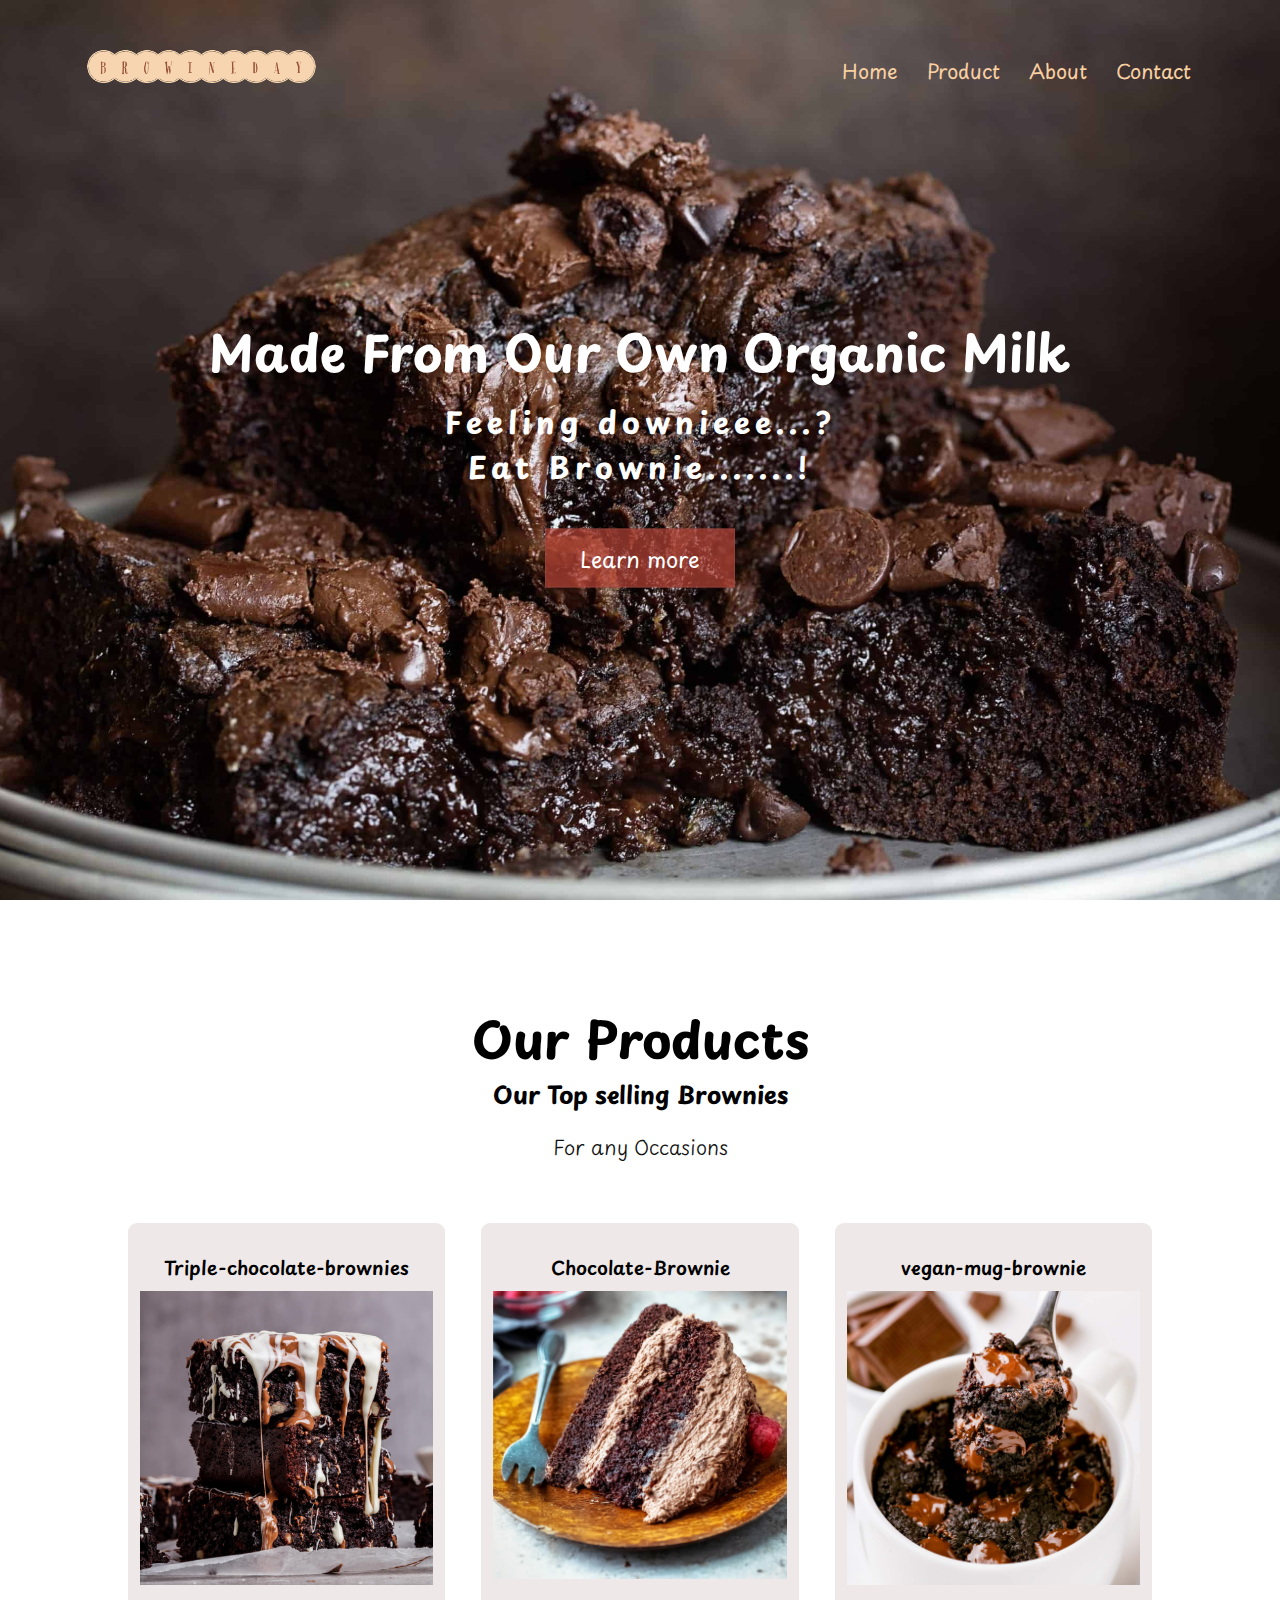
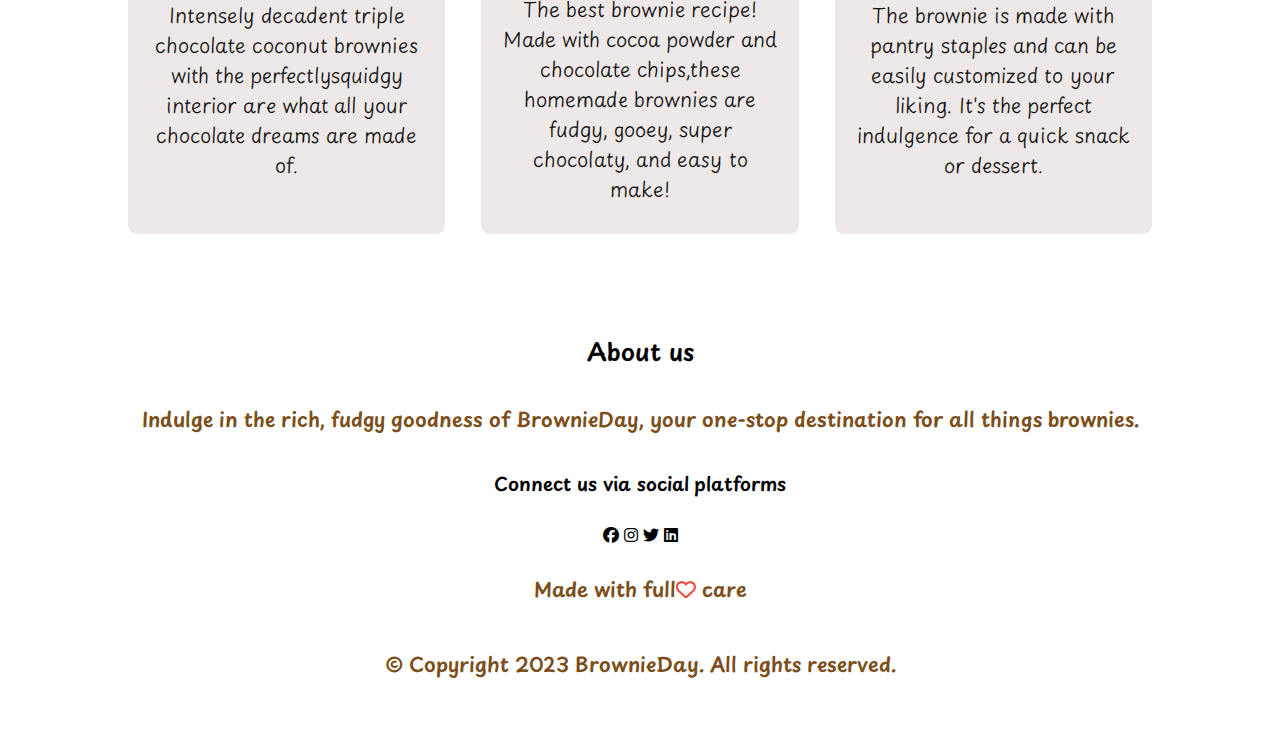
<file: browneeday/index.html>
<!DOCTYPE html>
<html lang="en">
<head>
    <meta charset="UTF-8">
    <meta name="viewport" content="width=device-width, initial-scale=1.0">
    <title>BrownieDay</title>
    <link rel="stylesheet" href="style.css">  
    <link rel="preconnect" href="https://fonts.gstatic.com">
<link href="https://fonts.googleapis.com/css2?family=Nunito:wght@300;400;600&family=Playpen+Sans:wght@100;300&family=Poppins:wght@100;200;400;600;700&display=swap" rel="stylesheet">
<link rel="stylesheet" href="https://cdnjs.cloudflare.com/ajax/libs/font-awesome/6.4.0/css/all.min.css">
</head>
<body>
    <section class="header">
        <nav>
            <a href="index.html"><img src="images/browineDaynew.png"></a>
            <div class="nav-links" id="navLinks">
                <i class="fa fa-times"onclick="hideMenu()"></i>
                <ul>
                    <li><a href="index.html">Home</a></li>
                    <li><a href="product.html">Product</a></li> 
                    <li><a href="about.html">About</a></li>
                    <li><a href="contact.html">Contact</a></li>
                </ul>
            </div>
            <i class="fa fa-bars"onclick="showMenu()"></i>
        </nav>
    <div class="text-box">
        <h1>Made From Our Own Organic Milk</h1>
        <h2>
            Feeling downieee...?<br>
            Eat Brownie.......!
        </h2>
        <a href=""class="hero-btn">Learn more</a>
    </div>
 </section>  
     <section class="product">
        <h1>Our Products</h1>
        <h2>
             Our Top selling Brownies
        </h2><p>
            For any Occasions
        </p>
        <div class="row">
            <div class="product-col">
              <h3>
                Triple-chocolate-brownies
              </h3>
               <div class="container">
                  <img src="images/Triple-chocolate-coconut-brownies-4.jpg">
              </div>
              <p>
                Intensely decadent triple chocolate coconut brownies with the perfectlysquidgy interior are what all your chocolate dreams are made of.
              </p>
            </div>
            <div class="product-col">
                <h3>
                    Chocolate-Brownie
                </h3>
                <div class="container"><img src="images/choco brownie.jpg"></div>
                <p>
                    The best brownie recipe! Made with cocoa powder and chocolate chips,these homemade brownies are fudgy, gooey, super chocolaty, and easy to make!
                </p>

            </div>
            <div class="product-col">
                <h3>
                    vegan-mug-brownie
                </h3><div class="container"><img src="images/vegan-mug-brownie-image-1200.jpg"></div>
                <p>
                    The brownie is made with pantry staples and can be easily customized to your liking. It's the perfect indulgence for a quick snack or dessert.
                </p>
              </div>
        </div>
     </section>
     <script>
        var navLinks=document.getElementById("navLinks");
        function showMenu(){
            navLinks.style.right="0";
        }
        function hideMenu()
        {
            navLinks.style.right="-200px";
        }
     </script>   
     <section class="footer">
        <h2>About us</h2>
        <p>
            Indulge in the rich, fudgy goodness of BrownieDay, your one-stop destination for all things brownies.</p> <h3>Connect us via social platforms</h3>
        <div class="icons">
            <i class="fab fa-facebook"></i>
            <i class="fa-brands fa-instagram"></i>
            <i class="fa-brands fa-twitter"></i>
            <i class="fab fa-linkedin"></i>
        </div>
        <p>Made with full<i class="fa-regular fa-heart"></i></i> care</p>
        <p>&copy; Copyright 2023 BrownieDay. All rights reserved.</p>
    </section>
</body>
</html>
</file>
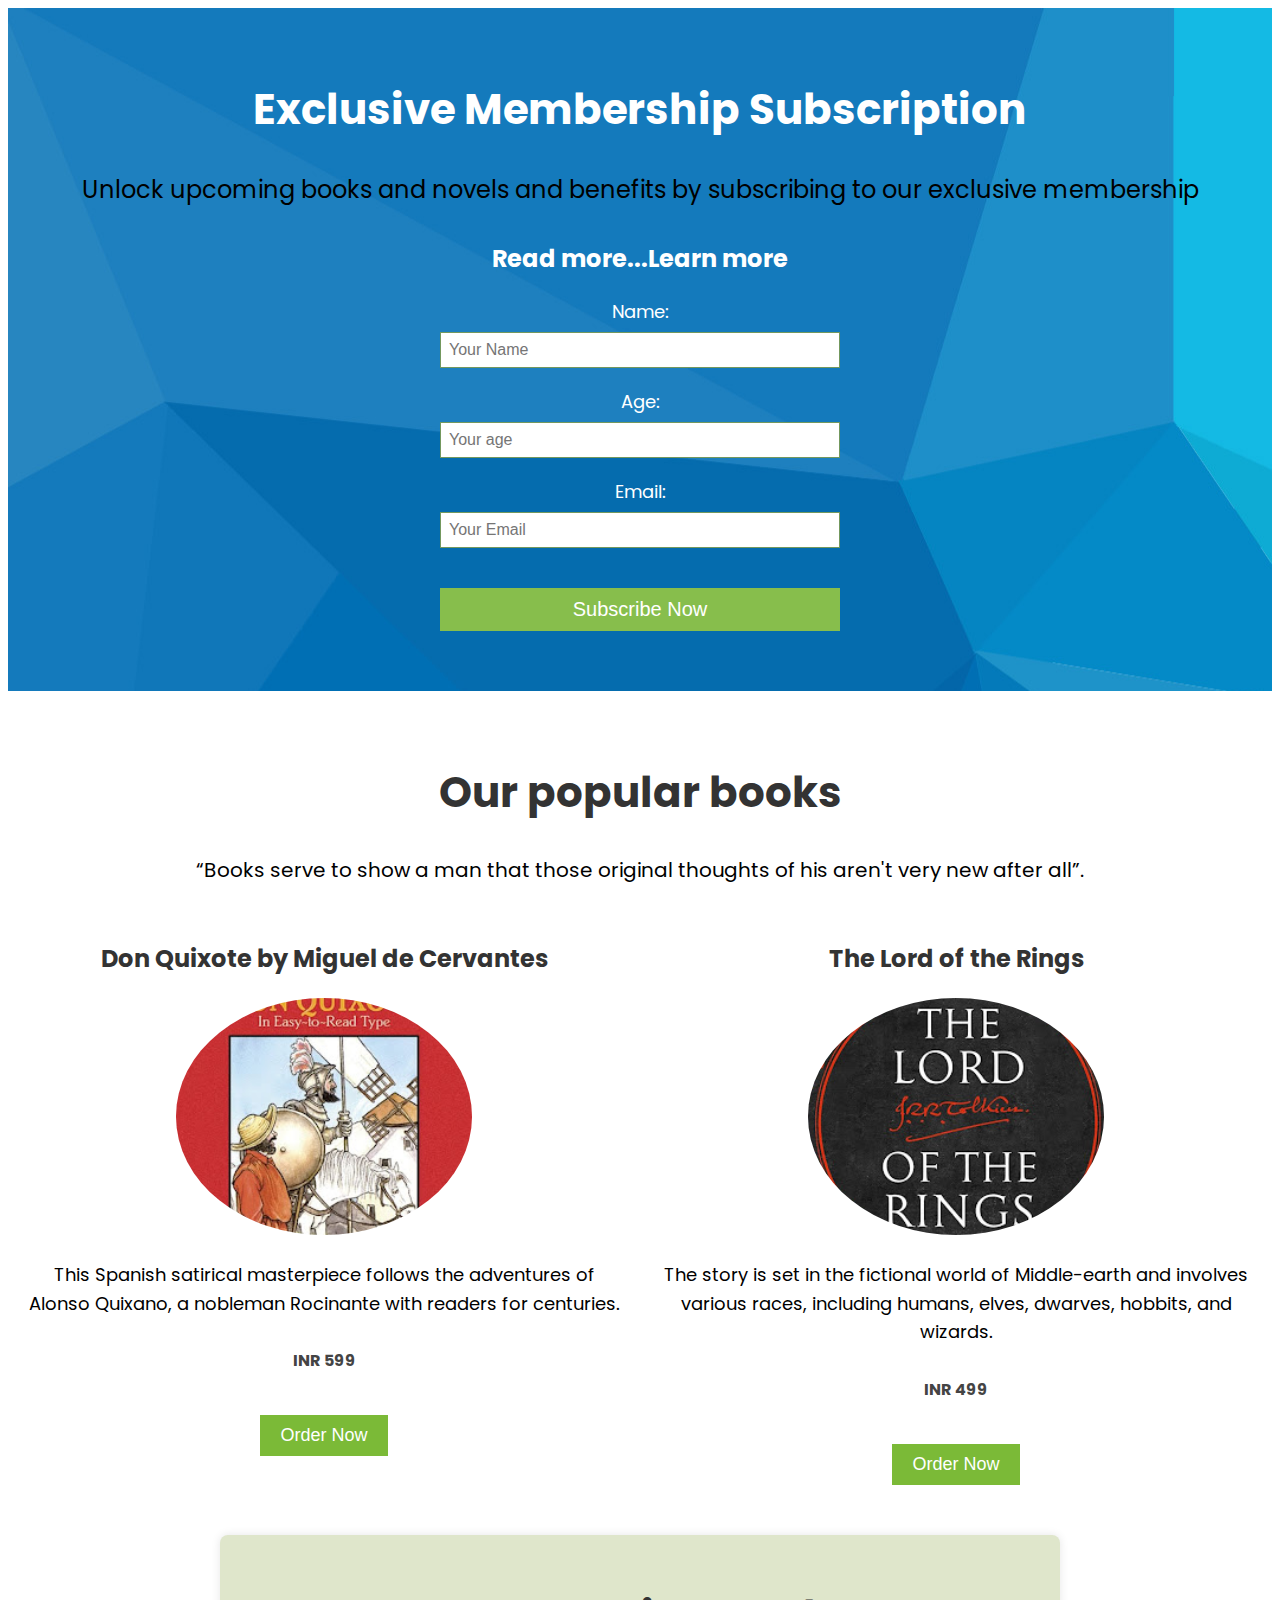
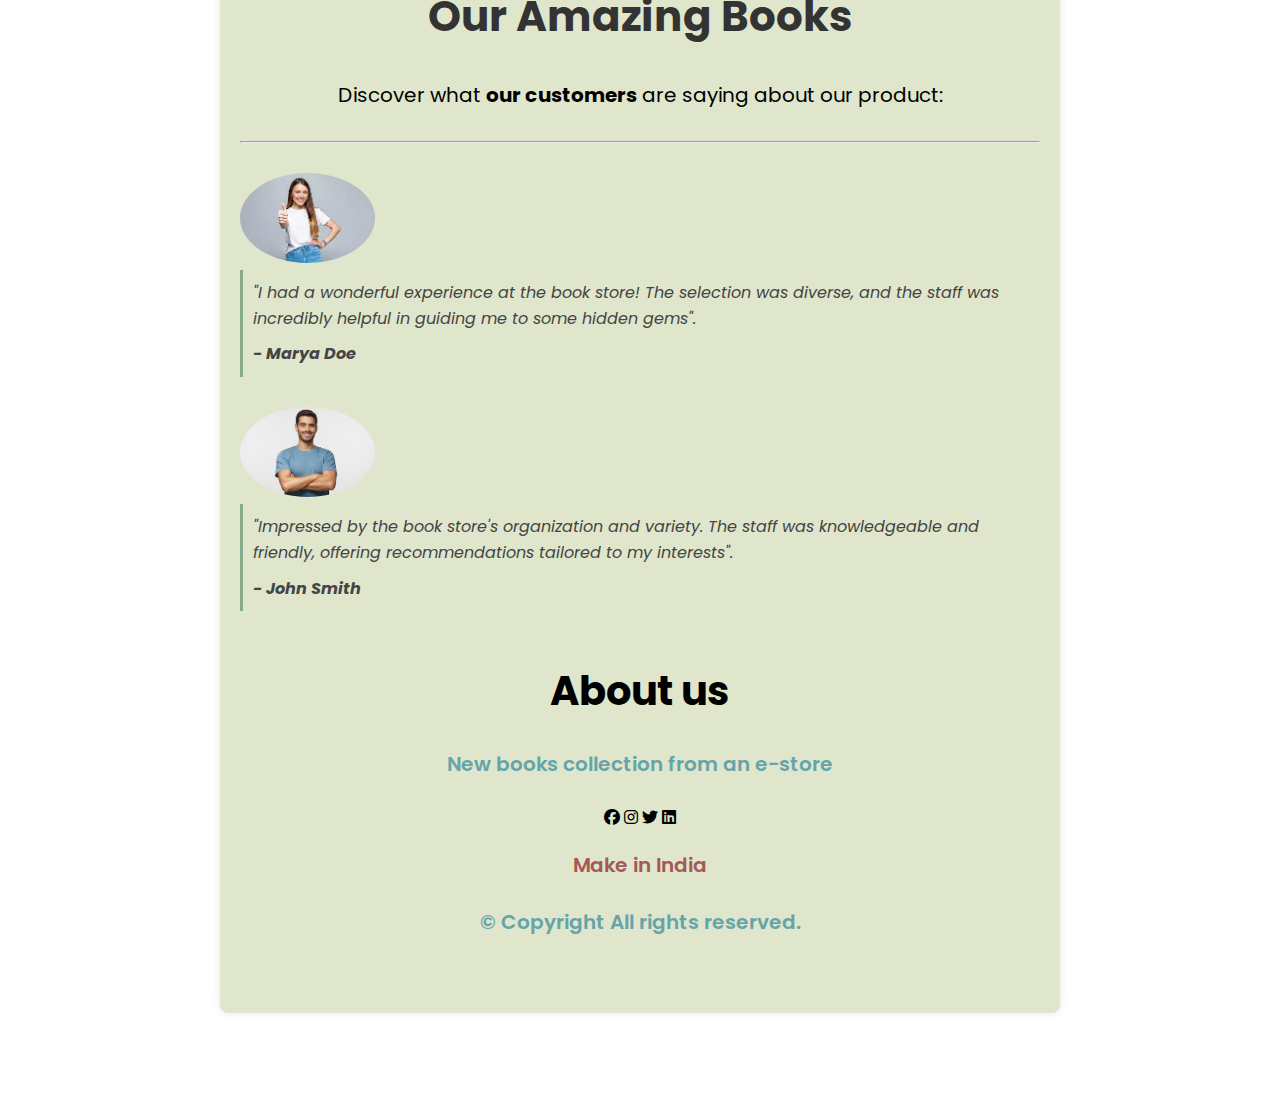
<file: landing page/index.html>
<!DOCTYPE html>
<html lang="en">
<head>
  <meta charset="UTF-8">
  <meta name="viewport" content="width=device-width, initial-scale=1.0">
  <title>Online bookstore</title>
  <link href="https://fonts.googleapis.com/css2?family=Nunito:wght@300;400;600&family=Playpen+Sans:wght@100;300&family=Poppins:wght@100;200;400;600;700&display=swap" rel="stylesheet">
<link rel="stylesheet" href="https://cdnjs.cloudflare.com/ajax/libs/font-awesome/6.4.0/css/all.min.css">
</head>
  <link rel="stylesheet" href="styless.css">
</head>
    <body>
     <section class="header">
      <div class="box">
       <h1>Exclusive Membership Subscription</h1>
       <p>Unlock upcoming books and novels and benefits by subscribing to our exclusive membership
       </p>
         <h2>Read more...Learn more</h2>
           <form class="subscriptionForm">
             <label for="name">Name:</label>
             <input type="text" id="name" placeholder="Your Name" required>

             <label for="name">Age:</label>
             <input type="text" id="age" placeholder="Your age" required>

             <label for="email">Email:</label>
             <input type="email" id="email" placeholder="Your Email" required>

             <button type="button" onclick="subscribe()">Subscribe Now</button>

             <p id="confirmationMessage" style="display: none; color: #4caf50; text-align: center; margin-top: 20px;">Thank you for subscribing!</p> 
            </form>
          </section>
        <section class="product">
             <h1>Our popular books</h1>
              <p>
                 “Books serve to show a man that those original thoughts of his aren't very new after all”.
              </p>
            <div class="row">
                     <div class="product-col">
                          <h3>
                            Don Quixote by Miguel de Cervantes
                         </h3>
                           <div class="container">
                             <img src="image/b1.jpg">
                           </div>
                             <p>
                               This Spanish satirical masterpiece follows the adventures of Alonso Quixano, a nobleman Rocinante with readers for centuries.
                             </p><h4>INR 599</h4>
                             <button class="buy-now-button">Order Now</button>
                       </div>
                       <div class="product-col">
                        <h3>
                           The Lord of the Rings
                       </h3>
                         <div class="container">
                           <img src="image/b2.jpg">
                         </div>
                           <p>
                            The story is set in the fictional world of Middle-earth and involves various races, including humans, elves, dwarves, hobbits, and wizards.
                           </p><h4>INR 499</h4>
                           <button class="buy-now-button">Order Now</button>
                     </div>
                
             </div>
             <div class="cont">
              <strong><h1>Our Amazing Books</h1></strong>
             
              <p>Discover what <strong>our customers</strong> are saying about our product:</p>
              <hr style="color: black;">
              <div class="testimonial">
                <img src="image/cilentgirk.jpeg" alt="Customer 1">
                <blockquote>
                  "I had a wonderful experience at the book store! The selection was diverse, and the staff was incredibly helpful in guiding me to some hidden gems".
                  <cite>- Marya Doe</cite>
                </blockquote>
              </div>
            
              <div class="testimonial">
                <img src="image/cilentmen.jpeg" alt="Customer 2">
                <blockquote>
                  "Impressed by the book store's organization and variety. The staff was knowledgeable and friendly, offering recommendations tailored to my interests".
                  <cite>- John Smith</cite>
                </blockquote>
              </div>
            
                <script src="script.js"></script>
              <section class="footer">
                <h2>About us</h2>
                  <p>
                      New books collection from an e-store</h3>
                  <div class="icons">
                      <i class="fab fa-facebook"></i>
                      <i class="fa-brands fa-instagram"></i>
                      <i class="fa-brands fa-twitter"></i>
                      <i class="fab fa-linkedin"></i>
                  </div>
                  <p style="color: #a65757;">Make in India</p>
                  <p>&copy; Copyright All rights reserved.</p>
              </section>

</body>
</html>
</file>
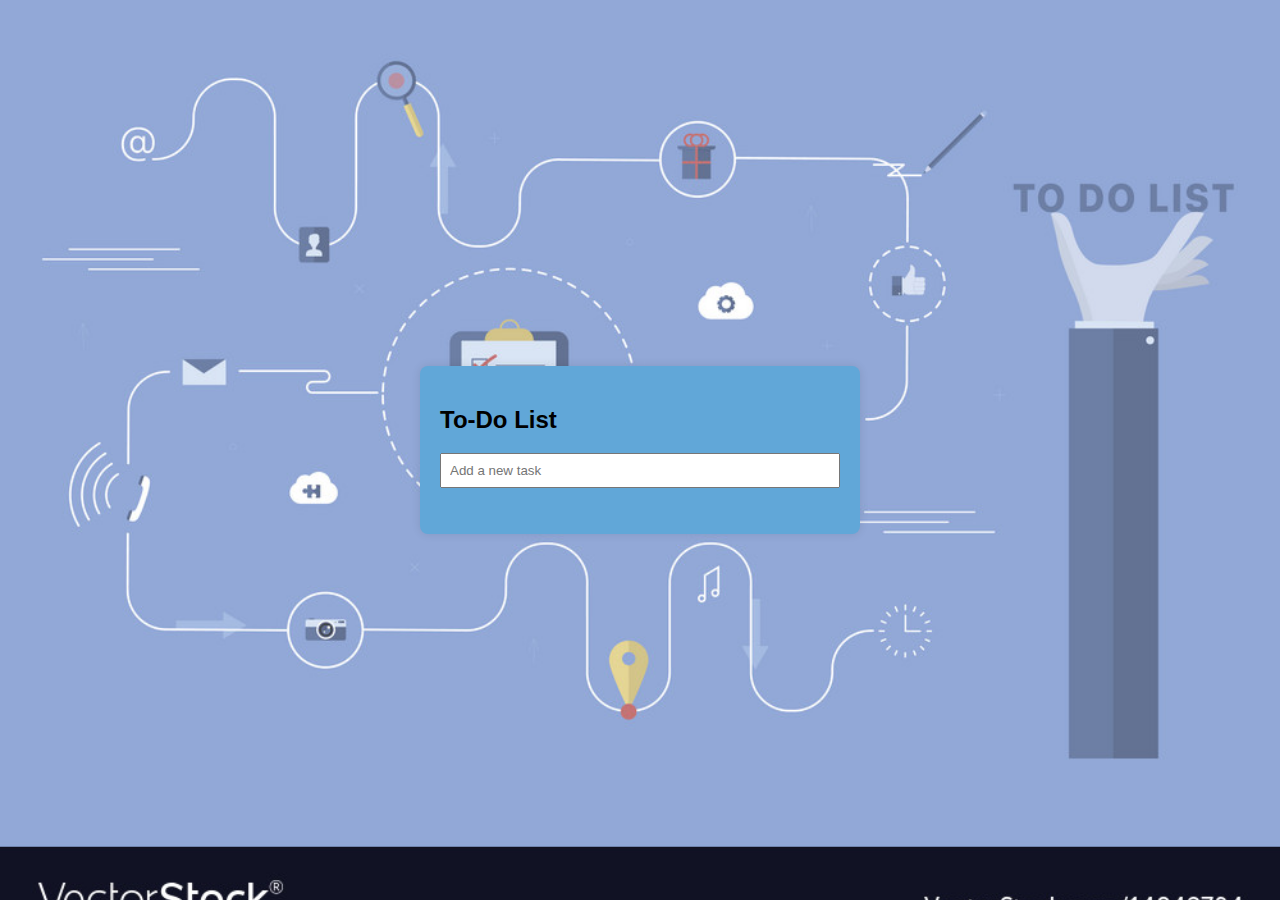
<file: todo list/index.html>
<!DOCTYPE html>
<html lang="en">
<head>
    <meta charset="UTF-8">
    <meta name="viewport" content="width=device-width, initial-scale=1.0">
    <title>To-Do List</title>
    <link rel="stylesheet" href="style.css">
</head>
<body>
    <div id="todo-container">
        <h2>To-Do List</h2>
        <input type="text" id="taskInput" placeholder="Add a new task">
        <ul id="taskList"></ul>
        <script src="script.js"></script>
    </div>
</body>
</html>
</file>
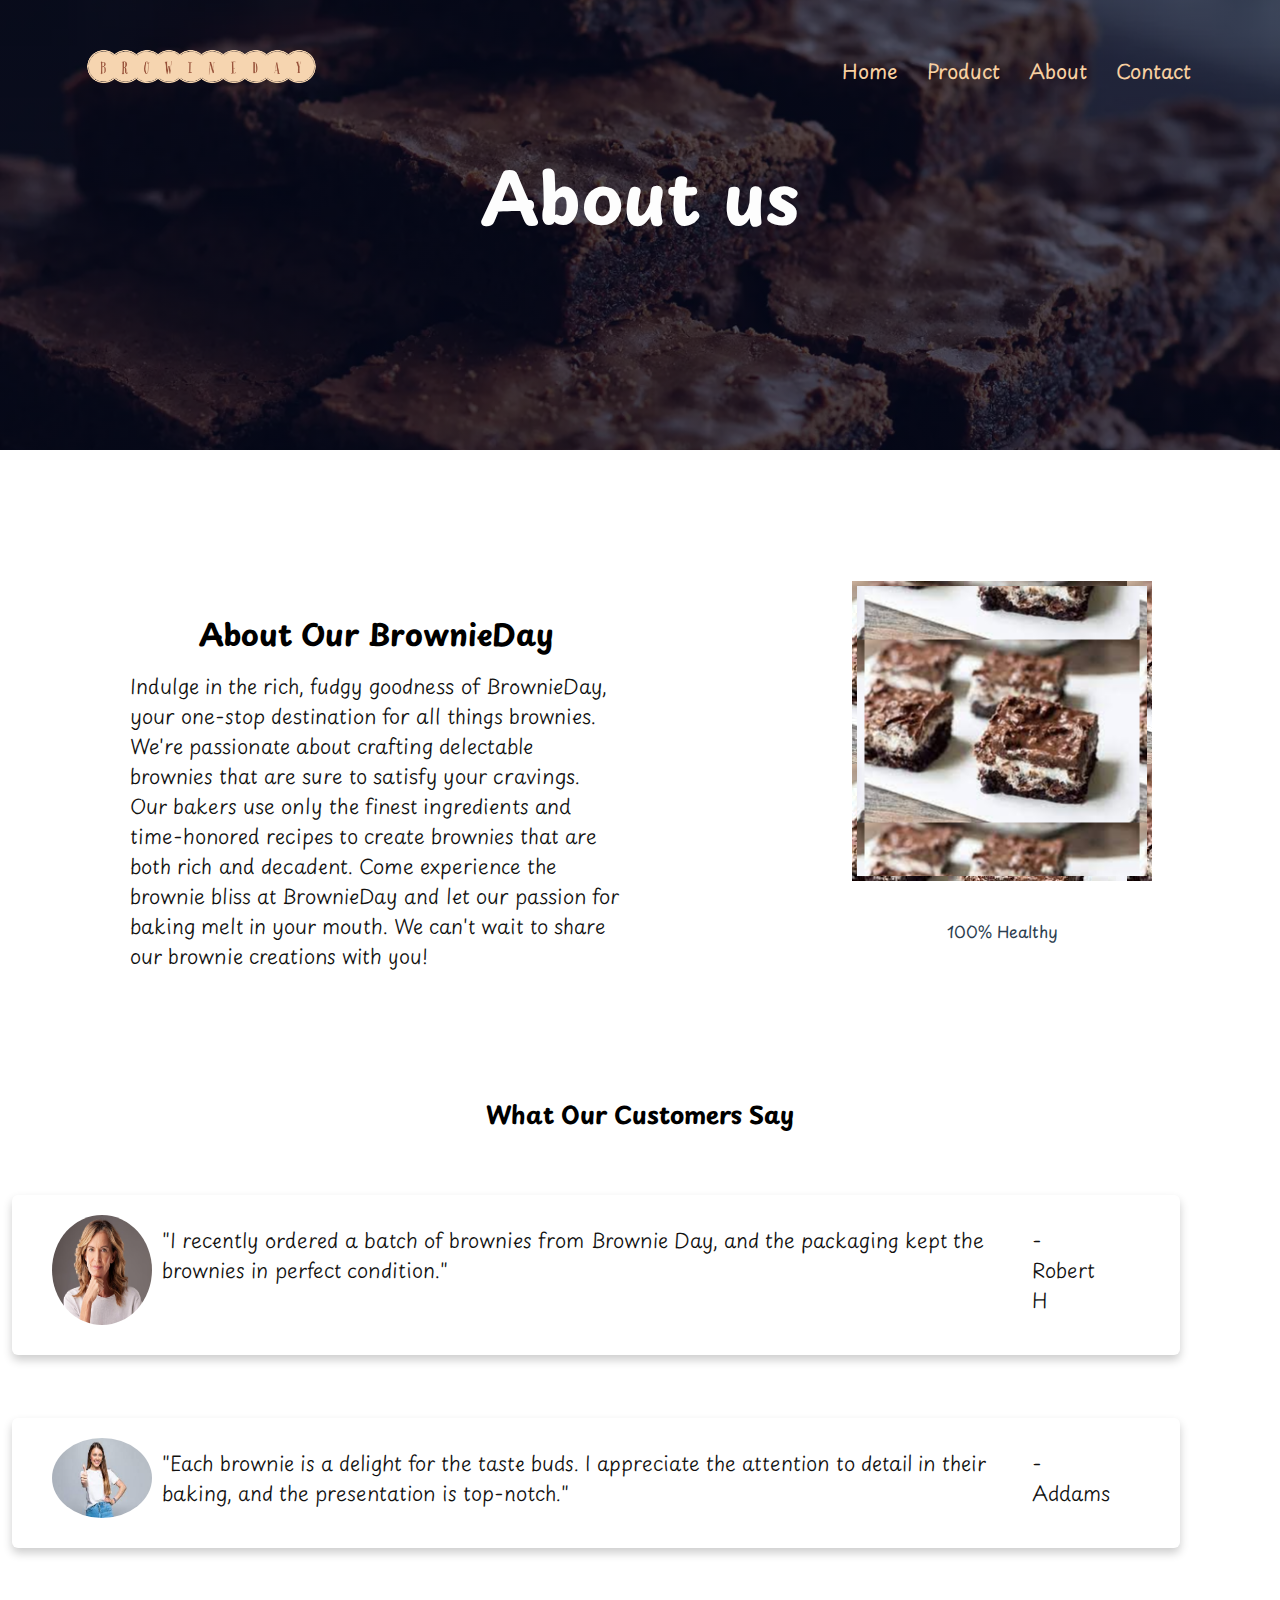
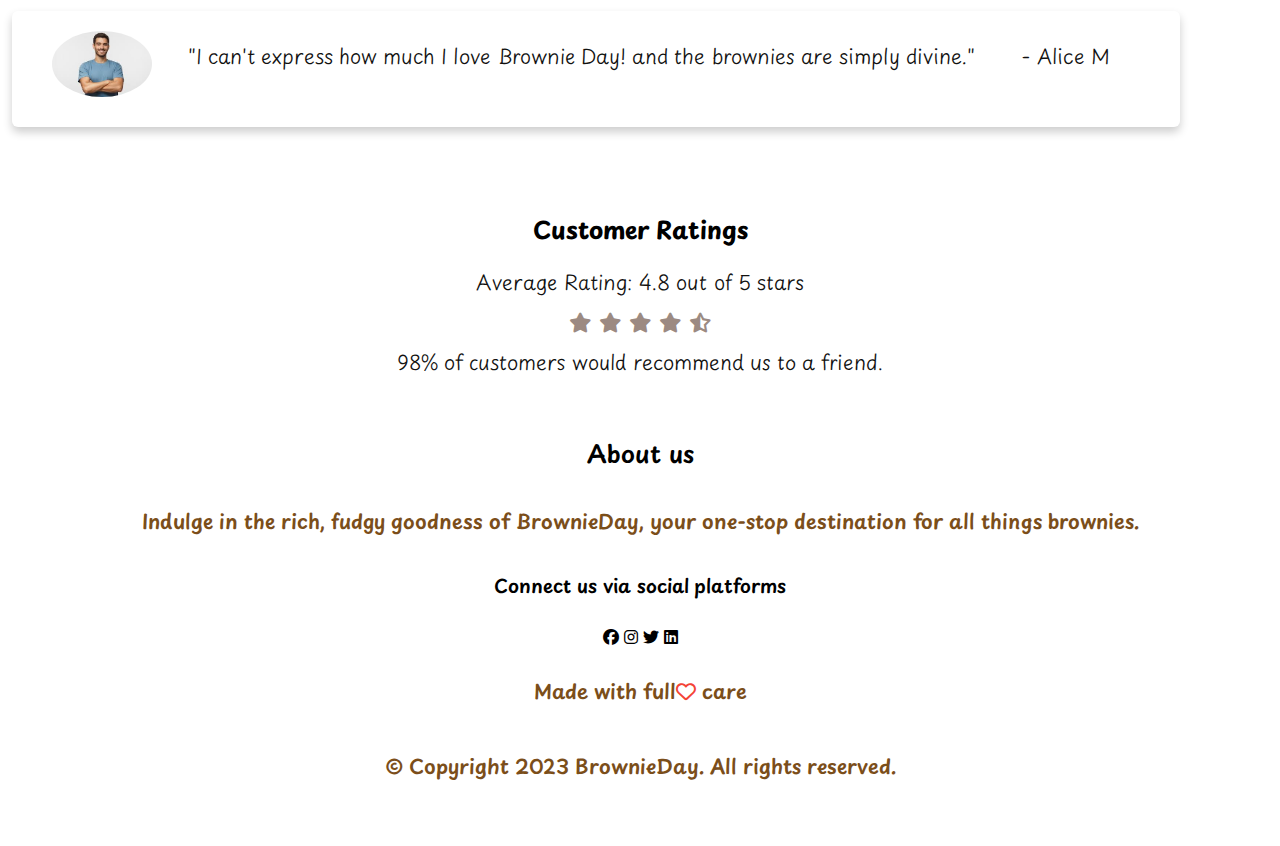
<file: browneeday/about.html>
<!DOCTYPE html>
<html lang="en">
<head>
    <meta charset="UTF-8">
    <meta name="viewport" content="width=device-width, initial-scale=1.0">
    <title>BrownieDay</title>
    <link rel="stylesheet" href="style.css">  
<link rel="preconnect" href="https://fonts.gstatic.com">
<link href="https://fonts.googleapis.com/css2?family=Nunito:wght@300;400;600&family=Playpen+Sans:wght@100;300&family=Poppins:wght@100;200;400;600;700&display=swap" rel="stylesheet">
<link rel="stylesheet" href="https://cdnjs.cloudflare.com/ajax/libs/font-awesome/6.4.0/css/all.min.css">
</head>
<body>
 <section class="sub-header3">
    <nav>
        <a href="index.html"><img src="images/browineDaynew.png"></a>
        <div class="nav-links" id="navLinks">
            <i class="fa fa-times"onclick="hideMenu()"></i>
            <ul>
                <li><a href="index.html">Home</a></li>
                <li><a href="product.html">Product</a></li>
                <li><a href="about.html">About</a></li>
                <li><a href="contact.html">Contact</a></li>
            </ul>
        </div>
        <i class="fa fa-bars"onclick="showMenu()"></i>
    </nav>
    <h2>About us</h2>
</section>  
<section class="about-us">
  <div class="row">
    <div class="about-col">
        <h1>About Our BrownieDay</h1>
        <p>Indulge in the rich, fudgy goodness of BrownieDay, your one-stop destination for all things brownies. We're passionate about crafting delectable brownies that are sure to satisfy your cravings.
          Our bakers use only the finest ingredients and time-honored recipes to create brownies that are both rich and decadent.
          Come experience the brownie bliss at BrownieDay and let our passion for baking melt in your mouth. We can't wait to share our brownie creations with you!
        </p>
  </div>
        <div class="image-border">
          <div class="main-image"></div>
          <p class="title">100% Healthy</p>
        </div>
        </div>
        </div>

</section>
</section>
<section class="testimonials">
  <h2>What Our Customers Say</h2>
    <div class="testimonial">
        <img src="images/cilent3.webp" alt="Customer 1">
        <p>"I recently ordered a batch of brownies from Brownie Day, and the packaging kept the brownies in perfect condition."</p>
        <p>- Robert H</p>
    </div>
<div class="testimonial">
      <img src="images/cilentgirk.jpeg" alt="Customer 2">
      <p>"Each brownie is a delight for the taste buds. I appreciate the attention to detail in their baking, and the presentation is top-notch."</p>
      <p>- Addams</p>
</div>
<div class="testimonial">
   <img src="images/cilentmen.jpeg" alt="Customer 3">
   <p>"I can't express how much I love Brownie Day! and the brownies are simply divine."</p>
   <p>- Alice M</p>
</div>
</section>
<section class="ratings"> 
   <h2>Customer Ratings</h2>
   <p>Average Rating: 4.8 out of 5 stars</p>
<div class="rating-stars">
<i class="fas fa-star"></i>
<i class="fas fa-star"></i>
<i class="fas fa-star"></i>
<i class="fas fa-star"></i>
<i class="fas fa-star-half-alt"></i>
</div>
<p>98% of customers would recommend us to a friend.</p>
</section>
<section class="footer">
  <h2>About us</h2>
  <p>
      Indulge in the rich, fudgy goodness of BrownieDay, your one-stop destination for all things brownies.</p> <h3>Connect us via social platforms</h3>
  <div class="icons">
      <i class="fab fa-facebook"></i>
      <i class="fa-brands fa-instagram"></i>
      <i class="fa-brands fa-twitter"></i>
      <i class="fab fa-linkedin"></i>
  </div>
  <p>Made with full<i class="fa-regular fa-heart"></i></i> care</p>
  <p>&copy; Copyright 2023 BrownieDay. All rights reserved.</p>
</section>
<script>
  var navLinks=document.getElementById("navLinks");
  function showMenu(){
      navLinks.style.right="0";
  }
  function hideMenu()
  {
      navLinks.style.right="-200px";
  }
</script>
</body>
</html>
</file>
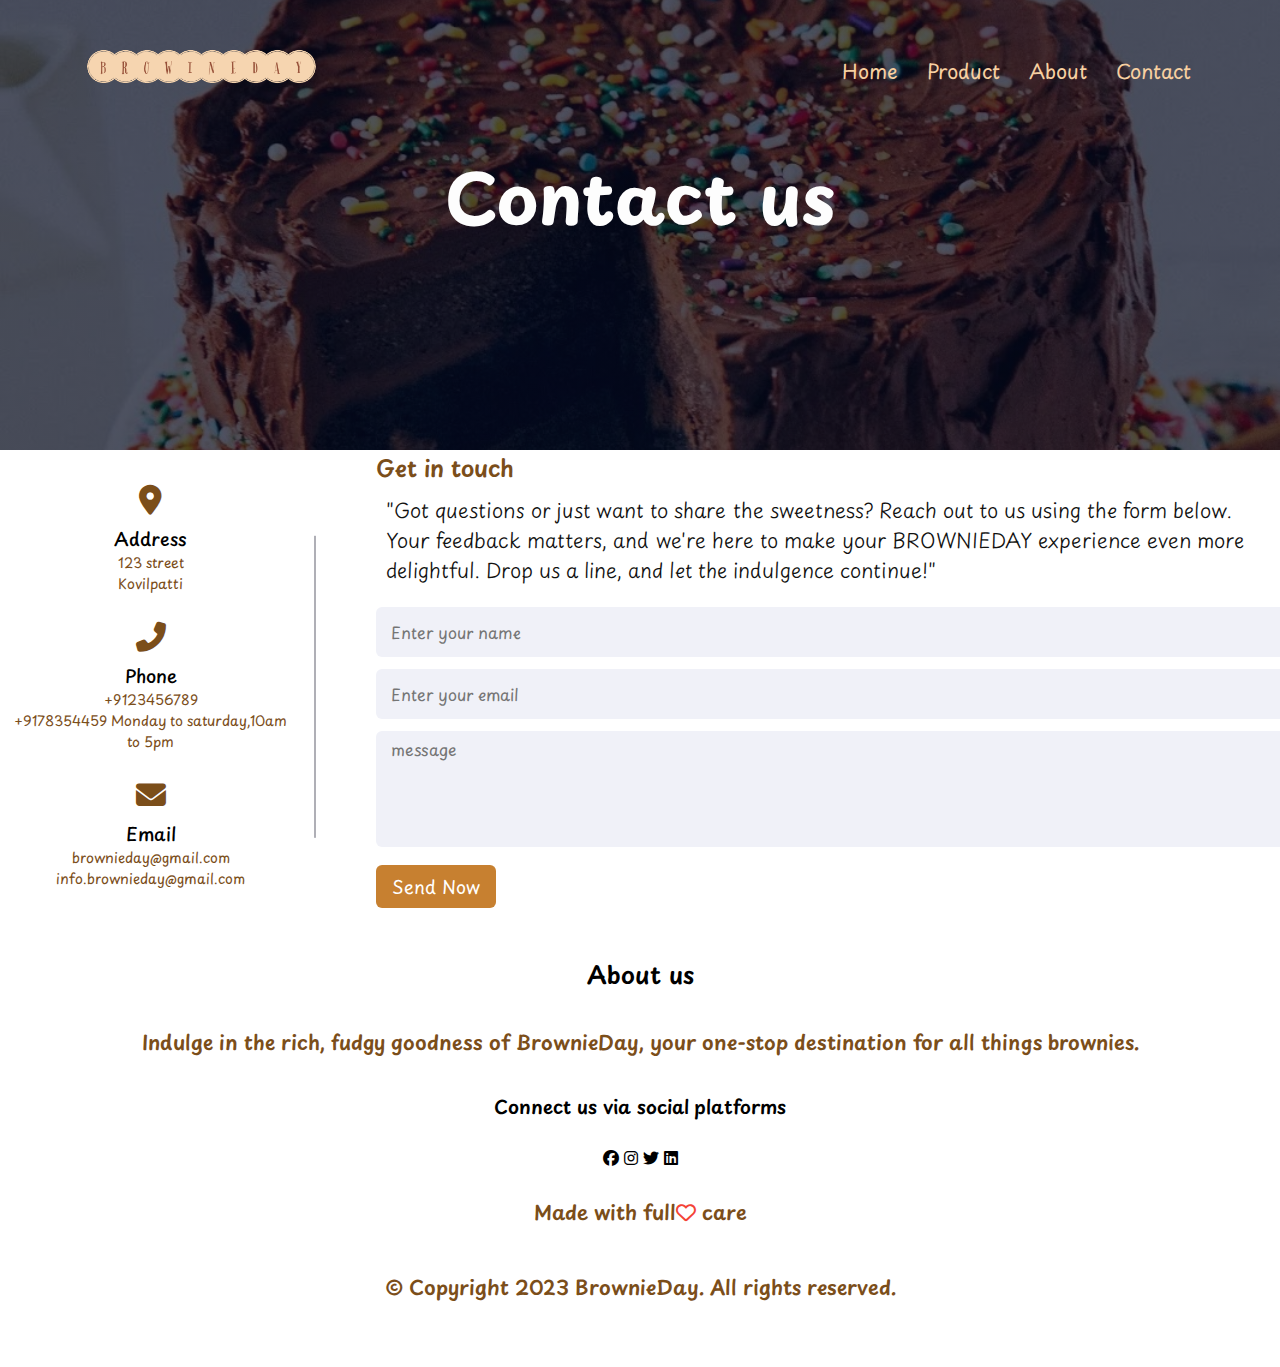
<file: browneeday/contact.html>
<!DOCTYPE html>
<html lang="en">
<head>
    <meta charset="UTF-8">
    <meta name="viewport" content="width=device-width, initial-scale=1.0">
    <title>BrownieDay</title>
    <link rel="stylesheet" href="style.css">  
<link rel="preconnect" href="https://fonts.gstatic.com">
<link href="https://fonts.googleapis.com/css2?family=Nunito:wght@300;400;600&family=Playpen+Sans:wght@100;300&family=Poppins:wght@100;200;400;600;700&display=swap" rel="stylesheet">
<link rel="stylesheet" href="https://cdnjs.cloudflare.com/ajax/libs/font-awesome/6.4.0/css/all.min.css">
</head>
<body>
    <section class="sub-header4">
        <nav>
            <a href="index.html"><img src="images/browineDaynew.png"></a>
            <div class="nav-links" id="navLinks">
                <i class="fa fa-times"onclick="hideMenu()"></i>
                <ul>
                    <li><a href="index.html">Home</a></li>
                    <li><a href="product.html">Product</a></li>
                    <li><a href="about.html">About</a></li>
                    <li><a href="contact.html">Contact</a></li>
                </ul>
            </div>
         <i class="fa fa-bars"onclick="showMenu()"></i>
        </nav><h2>Contact us</h2>
    </section> 
    <div class="container">
        <div class="content">
          <div class="left-side">
            <div class="address details">
              <i class="fas fa-map-marker-alt"></i>
              <div class="topic">Address</div>
              <div class="text-one">123 street</div>
              <div class="text-two">Kovilpatti</div>
            </div>
            <div class="phone details">
              <i class="fas fa-phone-alt"></i>
              <div class="topic">Phone</div>
              <div class="text-one">+9123456789</div>
              <div class="text-two">+9178354459 Monday to saturday,10am to 5pm</div>
            </div>
            <div class="email details">
              <i class="fas fa-envelope"></i>
              <div class="topic">Email</div>
              <div class="text-one">brownieday@gmail.com</div>
              <div class="text-two">info.brownieday@gmail.com</div>
            </div>
          </div>
          <div class="right-side">
            <div class="topic-text">Get in touch</div>
            <p>"Got questions or just want to share the sweetness? Reach out to us using the form below. Your feedback matters, and we're here to make your BROWNIEDAY experience even more delightful. Drop us a line, and let the indulgence continue!"</p>
          <form action="#">
            <div class="input-box">
              <input type="text" placeholder="Enter your name">
            </div>
            <div class="input-box">
              <input type="text" placeholder="Enter your email">
            </div>
            <div class="input-box message-box">
                <textarea  rows="8" name="Any query"placeholder="message" required></textarea>
            </div>
            <div class="button">
              <input type="button" value="Send Now" >
            </div>
          </form>
        </div>
        </div>
      </div>
    <script>
        var navLinks=document.getElementById("navLinks");
        function showMenu(){
            navLinks.style.right="0";
        }
        function hideMenu()
        {
            navLinks.style.right="-200px";
        }
     </script>  
         <section class="footer">
          <h2>About us</h2>
          <p>
              Indulge in the rich, fudgy goodness of BrownieDay, your one-stop destination for all things brownies.</p> <h3>Connect us via social platforms</h3>
          <div class="icons">
              <i class="fab fa-facebook"></i>
              <i class="fa-brands fa-instagram"></i>
              <i class="fa-brands fa-twitter"></i>
              <i class="fab fa-linkedin"></i>
          </div>
          <p>Made with full<i class="fa-regular fa-heart"></i></i> care</p>
          <p>&copy; Copyright 2023 BrownieDay. All rights reserved.</p>
      </section>
    </body>
    </html>
</file>
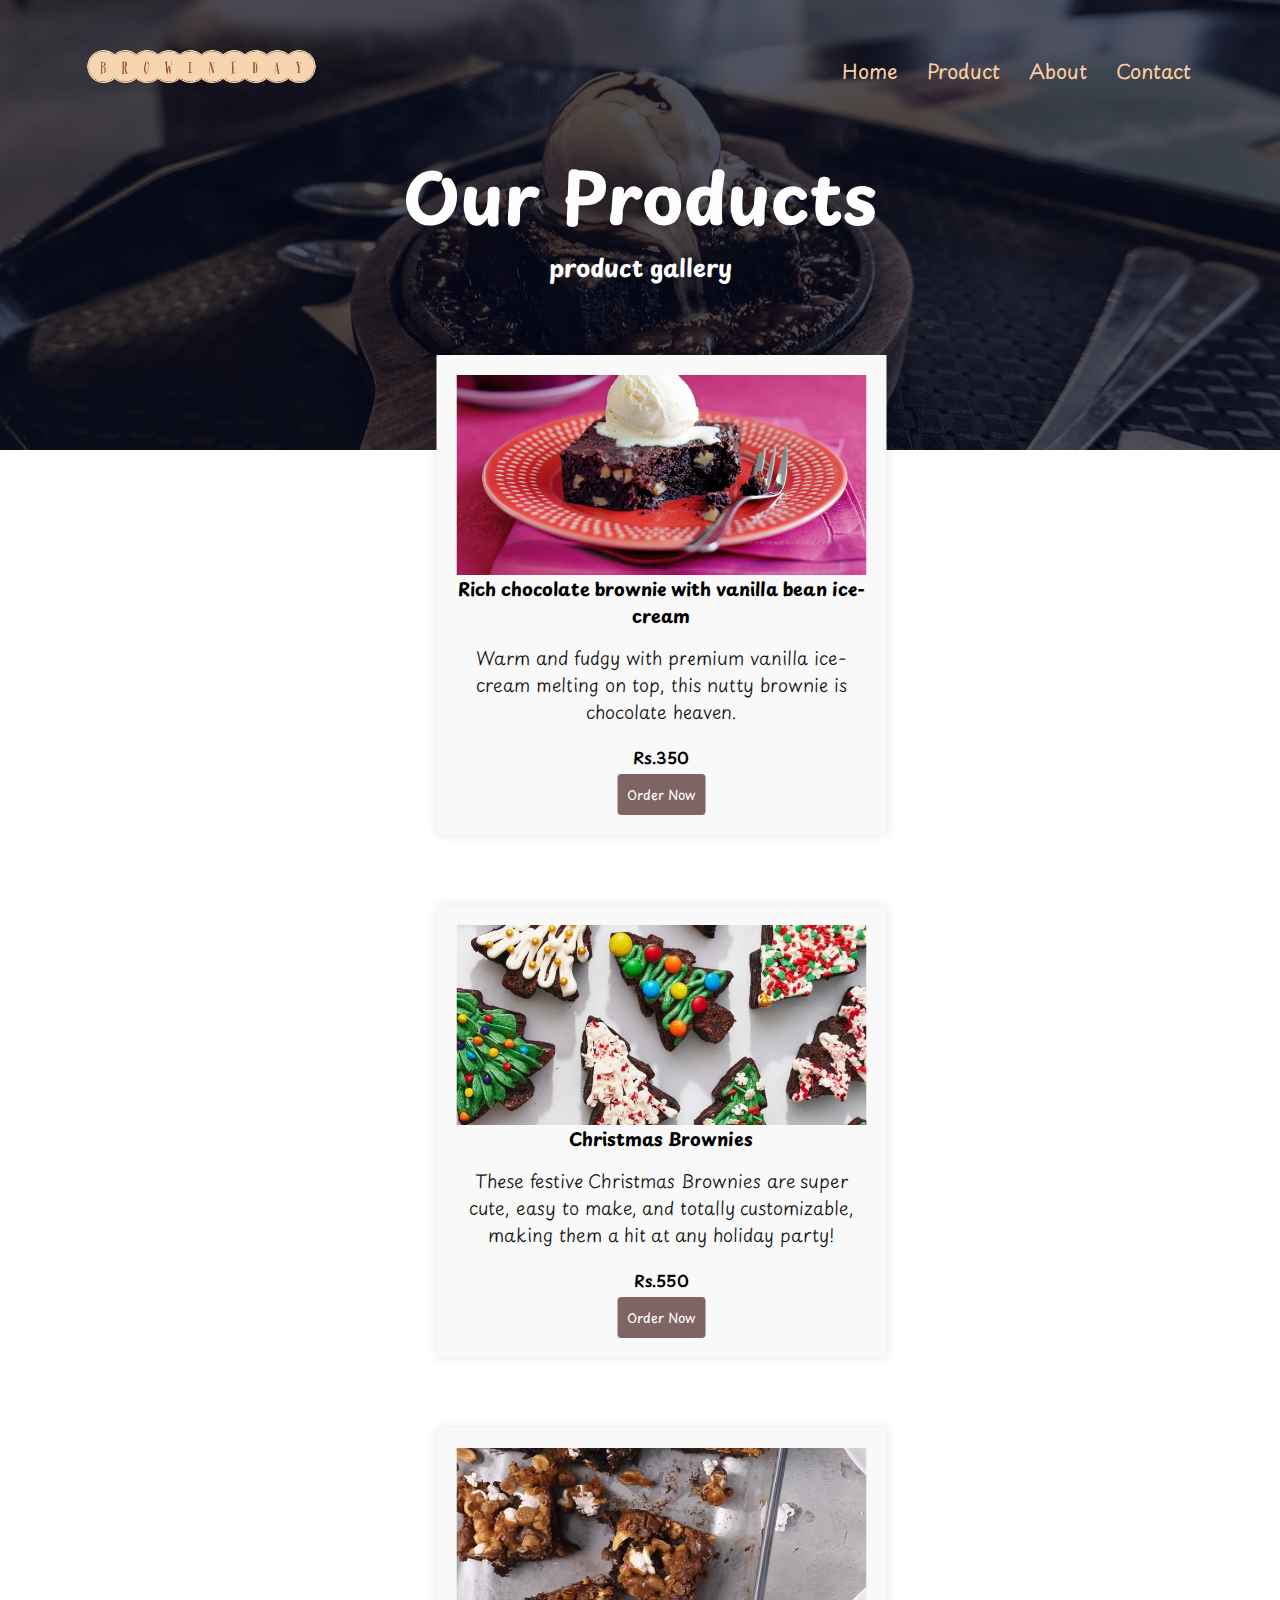
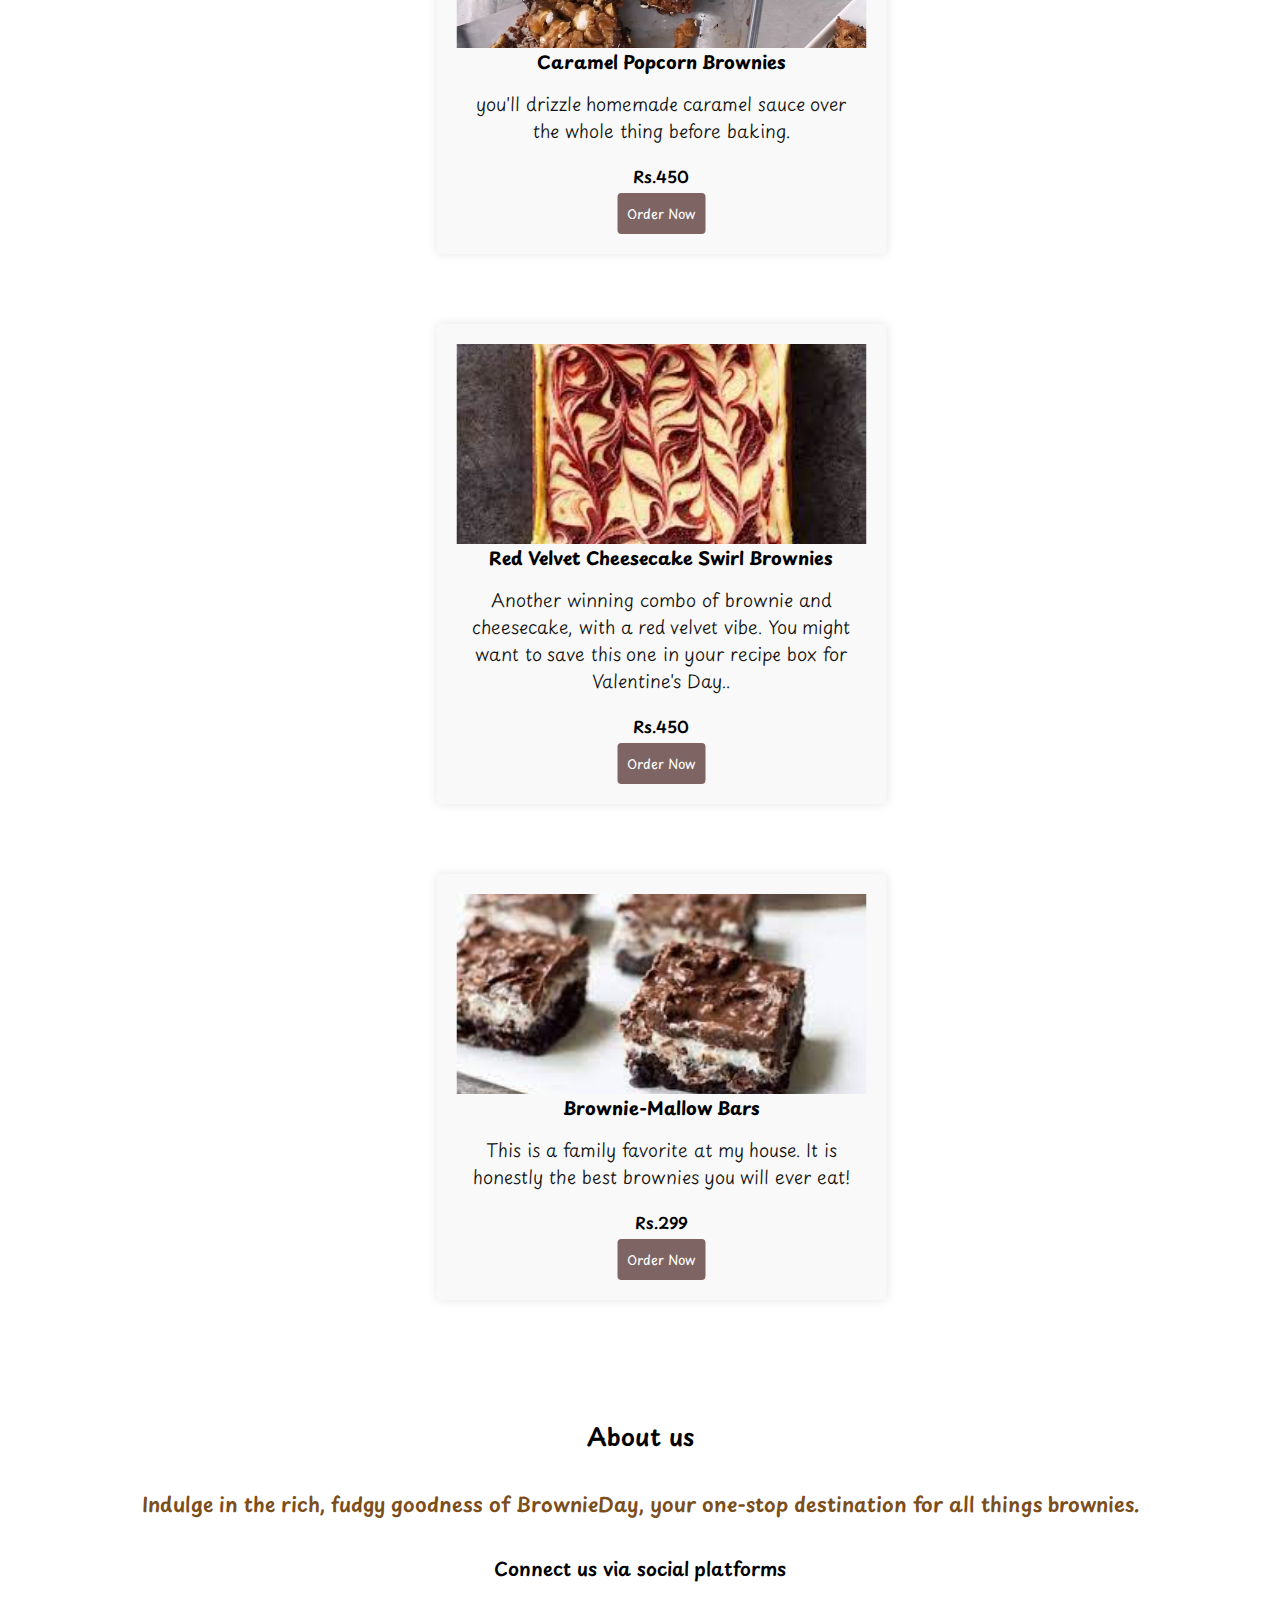
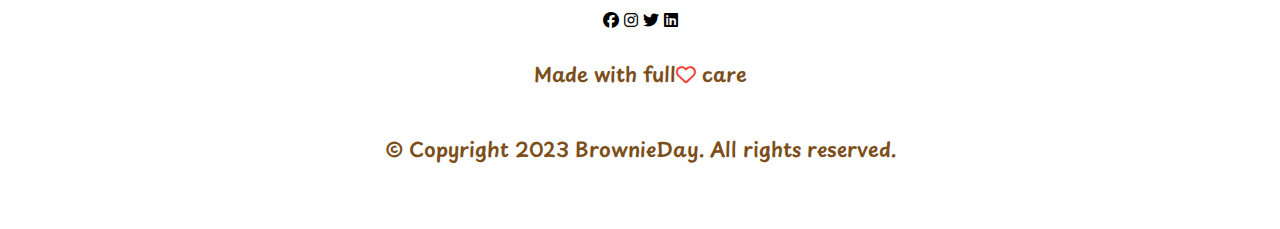
<file: browneeday/product.html>
<!DOCTYPE html>
<html lang="en">
<head>
    <meta charset="UTF-8">
    <meta name="viewport" content="width=device-width, initial-scale=1.0">
    <title>BrownieDay</title>
    <link rel="stylesheet" href="style.css">  
<link rel="preconnect" href="https://fonts.gstatic.com">
<link href="https://fonts.googleapis.com/css2?family=Nunito:wght@300;400;600&family=Playpen+Sans:wght@100;300&family=Poppins:wght@100;200;400;600;700&display=swap" rel="stylesheet">
<link rel="stylesheet" href="https://cdnjs.cloudflare.com/ajax/libs/font-awesome/6.4.0/css/all.min.css">
</head>
<body>
 <section class="sub-header">
    <nav>
        <a href="index.html"><img src="images/browineDaynew.png"></a>
        <div class="nav-links" id="navLinks">
            <i class="fa fa-times"onclick="hideMenu()"></i>
            <ul>
                <li><a href="index.html">Home</a></li>
                <li><a href="product.html">Product</a></li>
                <li><a href="about.html">About</a></li>
                <li><a href="contact.html">Contact</a></li>
            </ul>
        </div>
        <i class="fa fa-bars"onclick="showMenu()"></i>
      
</nav>  
</head><h1>Our Products</h1>
<h2>product gallery</h2>
    <div class="product-card">
        <div class="image-slider">
            <img src="images/image1.jpeg" alt="Product 1">
            <img src="images/img1.webp" alt="Product 1">
        </div>
        <h2>Rich chocolate brownie with vanilla bean ice-cream</h2>
        <p>Warm and fudgy with premium vanilla ice-cream melting on top, this nutty brownie is chocolate heaven.</p>
        <h3>Rs.350</h3>
        <button class="buy-now-button">Order Now</button>
    </div>
    <div class="product-card">
        <div class="image-slider">
            <img src="images/img2.jpg" alt="Product 2">
            <img src="images/imge2.jpeg" alt="Product 2">
        </div>
        <h2>Christmas Brownies</h2>
        <p>These festive Christmas Brownies are super cute, easy to make, and totally customizable, making them a hit at any holiday party!</p>
        <h3>Rs.550</h3>
        <button class="buy-now-button">Order Now</button>
    </div>
    <div class="product-card">
        <div class="image-slider">
            <img src="images/img 3.webp" alt="Product 2">
            <img src="images/imge3.jpeg" alt="Product 2">
        </div>
        <h2>Caramel Popcorn Brownies</h2>
        <p>you'll drizzle homemade caramel sauce over the whole thing before baking.</p>    <h3>Rs.450</h3>
        <button class="buy-now-button">Order Now</button>
    </div>
    <div class="product-card">
        <div class="image-slider">
            <img src="images/img 4.jpeg" alt="Product 2">
            <img src="images/imge4.jpeg" alt="Product 2">
        </div>
        <h2>Red Velvet Cheesecake Swirl Brownies</h2>
        <p>Another winning combo of brownie and cheesecake, with a red velvet vibe. You might want to save this one in your recipe box for Valentine's Day..</p>
        <h3>Rs.450</h3>
        <button class="buy-now-button">Order Now</button>
    </div>
    <div class="product-card">
        <div class="image-slider">
            <img src="images/img5.jpeg" alt="Product 2">
            <img src="images/imge5.webp" alt="Product 2">
        </div>
        <h2>Brownie-Mallow Bars</h2>
        <p>This is a family favorite at my house. It is honestly the best brownies you will ever eat!</p>
        <h3>Rs.299</h3>
        <button class="buy-now-button">Order Now</button>
    </div>
<script>
    var navLinks=document.getElementById("navLinks");
    function showMenu(){
        navLinks.style.right="0";
    }
    function hideMenu()
    {
        navLinks.style.right="-200px";
    }
    document.addEventListener('DOMContentLoaded', function () {
            const sliders = document.querySelectorAll('.image-slider');

            sliders.forEach(slider => {
                const images = slider.querySelectorAll('img');
                let currentIndex = 0;

                setInterval(() => {
                    images[currentIndex].style.display = 'none';
                    currentIndex = (currentIndex + 1) % images.length;
                    images[currentIndex].style.display = 'block';
                }, 3000); // Change image every 3 seconds
            });
        });
 </script>  
    <section class="footer">
        <h2>About us</h2>
        <p>
            Indulge in the rich, fudgy goodness of BrownieDay, your one-stop destination for all things brownies. </p> <h3>Connect us via social platforms</h3>
        <div class="icons">
            <i class="fab fa-facebook"></i>
            <i class="fa-brands fa-instagram"></i>
            <i class="fa-brands fa-twitter"></i>
            <i class="fab fa-linkedin"></i>
        </div>
        <p>Made with full<i class="fa-regular fa-heart"></i></i> care</p>
        <p>&copy; Copyright 2023 BrownieDay. All rights reserved.</p>
    </section>
 </body>
 </html>
</file>
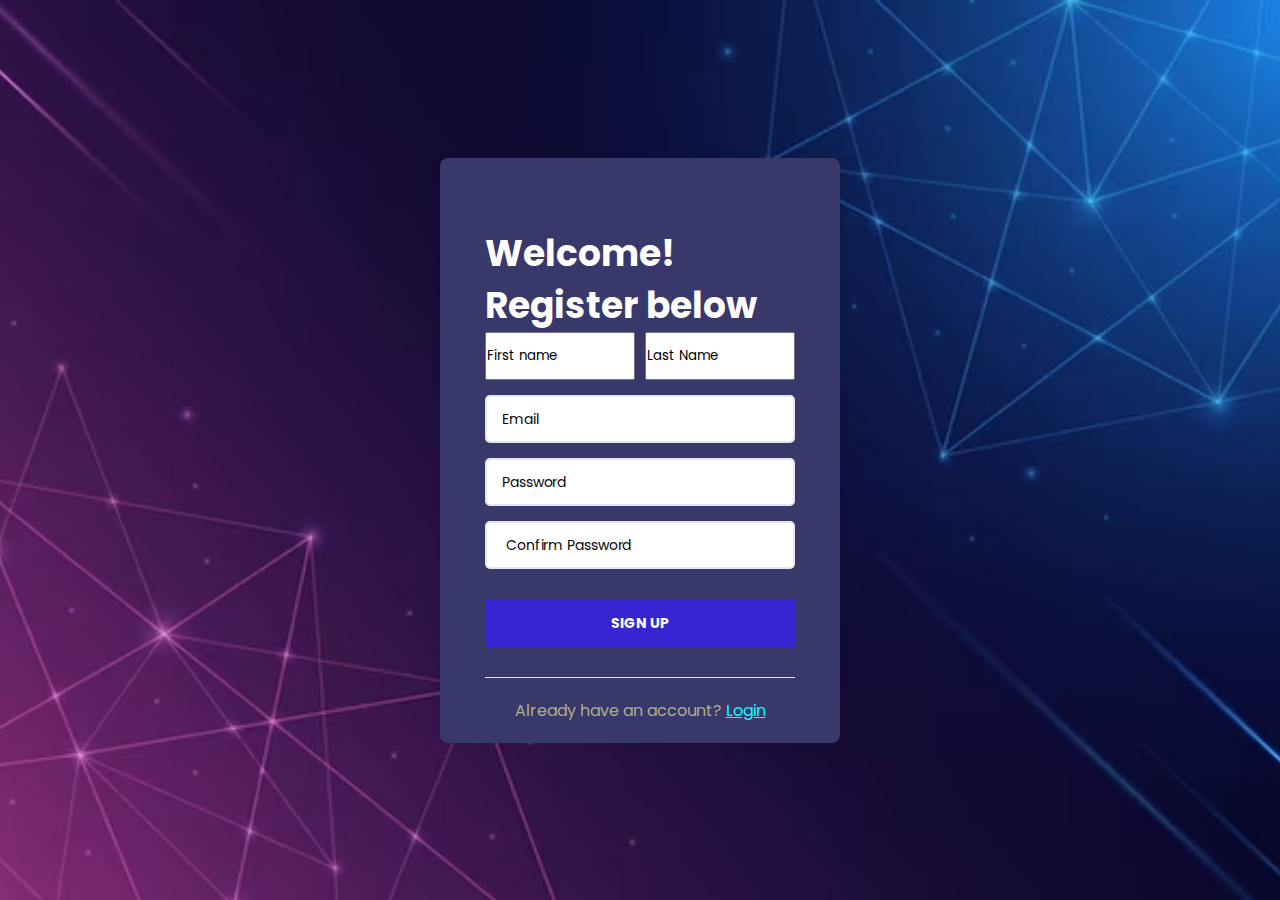
<file: reg/reg.html>
<!DOCTYPE html>
<html>
<head>
    <title>Responsive Login Form Design</title>
    <meta name="viewport" content="width=device-width, initial-scale=1, maximum-scale=1">
    <link rel="stylesheet" href="style.css">
</head>
<body> 
    
 <div class="box">
     <div class="wrapper">
         <form class="form" method="post" action="#">
            <div class="signup">
                <div class="headline1">
                    <h1>Welcome! Register below </h1>
                </div>
                <div class="form-group-half">
                    <input type="text" placeholder="First name" required="">
                    <input type="text" placeholder="Last Name" required="">
                </div>
                <div class="form-group">
                    <input type="email" placeholder="Email" required="">
                </div>
                <div class="form-group">
                    <input type="password" placeholder="Password" required="">
                
                </div>
                <div class="form-group">
                    <input type="password" placeholder=" Confirm Password" required="">
                </div>
                <button type="submit" class="btn">SIGN UP</button>
                <div class="account-exist">
                    Already have an account? <a href="#" id="login">Login</a>
                </div>
            </div>
            <div class="signin"> 
                <div class="headline2">
                    <h1>Welcome! Login below </h1>
                </div>
                <div class="form-group">
                    <input type="email" placeholder="Email" required="">
                </div>
                <div class="form-group">
                    <input type="password" placeholder="Password" required="">
                </div>
                <div class="forget-password">
                    <div class="check-box">
                        <input type="checkbox" id="checkbox">
                        <label for="checkbox">Remember me</label>
                    </div>
                    <a href="#">Forget password?</a>
                </div>
                <button type="submit" class="btn">LOGIN</button>
                <div class="account-exist">
                    Create New a account? <a href="#" id="signup">Signup</a>
                </div>
            </div>
         </form>
     </div>
 </div>
    <script src="script.js"></script>
</body>
</html>
</file>
<file: browneeday/style.css>
*{
    margin:0;
    padding:0;
    font-family: 'Nunito', sans-serif;
    font-family: 'Playpen Sans', cursive;
    
}
.header{
    min-height:100vh;
    width:100%;
    background-image:url(images/banner.jpg);
    background-blend-mode: soft-light;
    background-position: center;
    background-size:cover;
    position:relative;  
    
}
nav {
    display: flex;
    padding: 2% 6%;
    justify-content: space-between;
    align-items: center;
    text-align: right;
}

nav img {
    width: 250px;  
 
}

.nav-links{
    flex: 1;
    text-align: right ;
}
.nav-links ul li{
    list-style: none;
    display: inline-block;
    padding:8px 12px;
    position:relative;
}
.nav-links ul li a{
    color:#f8d0a1;
    text-decoration: none;
    font-size: 20px;
}

.nav-links ul li::after {
    content: '';
    width: 0%;
    height: 2px;
    background: #6c2e28;
    display: block;
    margin: auto;

}

.nav-links ul li:hover::after {
    width: 100%;
    transition: 0.5s;
}
.text-box {
    width: 90%;
    color: #ffffff;
    position: absolute;
    top: 50%;
    left: 50%;
    transform: translate(-50%, -50%);
    text-align: center;
}
.text-box h1 
{
    font-size: 50px;
}
.text-box h2 {
    margin: 10px 0 40px;
    font-size: 30px;
    color: #fff;
    letter-spacing: 5px ;
   
}
.hero-btn {
    display:inline-block;
    text-decoration: none;
    color: #ffffff;
  
    padding: 12px 34px;
    font-size: 22px;
 
    cursor: pointer;
    border: 1px solid #924943a1;
    background: #b74437b1;

}
.hero-btn:hover {
    border: 1px solid #871e14;
    background: #582824;
    transition: 1s;
}

nav .fa {
    display: none;
}

@media(max-width:700px){
    .text-box h1{
        font-size: 20px;
    }
    .nav-links ul li{
        display: block;
    }

    .nav-links
   {
    position:fixed;
    background: #964d47;
    width: 200px;
    height: 100vh;
    top:0;
    right:-200px;
    text-align: left;
    z-index: 2;
    transition: 1s;
   }
   nav .fa{
    display: block;
    color: #fff;
    margin: 10px;
    font-size: 22px;
    cursor: pointer;
     
   }
   .nav-links ul{
    padding: 30px;
   }
    nav .fa
    {
        display: block;
        color: #fff;
        margin: 10px;
        font-size: 22px;
        cursor: pointer;

     }
}
.sub-header{
    height:50vh;
    width:100%;
    background-image: linear-gradient(rgba(4,9,30,0.7),rgba(4,9,30,0.7)),url(images/banner2.jpg);
    background-position: center;
    background-size: cover;
    text-align:center;
    color: #fff;
}
.sub-header h1{
    font-size: 70px;
    text-align: center;
    color: #fdfdfd;
}
.sub-header3{
    height:50vh;
    width:100%;
    background-image: linear-gradient(rgba(4,9,30,0.7),rgba(4,9,30,0.7)),url(images/banner3.webp);
    background-position: center;
    background-size: cover;
    text-align:center;
    color: #fff;
}.sub-header4{
    height:50vh;
    width:100%;
    background-image: linear-gradient(rgba(4,9,30,0.7),rgba(4,9,30,0.7)),url(images/banner5.jpg);
    background-position: center;
    background-size: cover;
    text-align:center;
    color: #fff;
}
.product{
  width: 80%;
  margin: auto;
  text-align: center;
  padding-top: 100px;
}
.sub-header3 h2{
    font-size: 70px;
    text-align: center;
    color: #fdfdfd;
}
.sub-header4 h2{
    font-size: 70px;
    text-align: center;
    color: #fdfdfd;
}
p{
    color: #111110;
    font-size: 20px;
    font-weight: 300;
    line-height: 22px;
    padding: 10px;
}
.row{
    margin-top:5% ;
    display: flex;
    justify-content: space-between;
}
.product-col{
    flex-basis: 31%;
    background: #e4dbdba0;
    border-radius:9px;
    margin-bottom: 5%;
    padding:20px 12px;
    box-sizing:border-box;
    transition: 0.5s;
}
.product-col:hover {
  transform: scale(1.1);
  color: #7e6f6f;
}
.container img {
    width: 100%;
    height: 100%;
    object-fit:cover;
}

h3{
    text-align: center;
    font-weight: 600;
    margin: 10px 0;

}
h4
{
    text-align: center;
    font-weight: 600;
    margin: 10px 0;
}

.red-btn:hover{
    color: #9a4242;
} 

@media screen and (max-width: 1200px) {
  /* Adjustments for medium-sized screens */
  .header {
      min-height: 50vh;
  }

  .nav-links {
      flex: none;
      text-align: center;
  }

  .nav-links ul {
      padding: 10px;
  }

  .nav-links ul li {
      display: block;
      padding: 8px 0;
  }

  .nav-links ul li::after {
      width: 100%;
  }

  .text-box h1 {
      font-size: 40px;
  }

  .hero-btn {
      font-size: 18px;
      padding: 10px 20px;
  }

  .sub-header h1,
  .sub-header3 h2,
  .sub-header4 h2 {
      font-size: 40px;
  }

  .product {
      padding-top: 50px;
  }

  .row {
      flex-direction: column;
  }

  .product-col {
      flex-basis: 100%;
  }

  .container img {
      margin-right: 0;
      margin-bottom: 15px;
  }

  h3,
  h4 {
      font-size: 16px;
  }

  .footer h2,
  .footer h3,
  .footer p {
      font-size: 16px;
  }

  .icons i,
  .icons.fa {
      font-size: 20px;
  }

  .location {
      padding: 60px 0;
  }

  .contact-us.row.contact-col {
      flex-basis: 100%;
  }

  .container .content {
      flex-direction: column;
  }

  .content .left-side,
  .content .right-side {
      width: 100%;
      margin-left: 0;
  }

  .image-slider,
  .image-slider img {
      height: 150px;
  }

  .buy-now-button {
      padding: 8px;
  }

  h2 {
      font-size: 20px;
  }

  p {
      font-size: 14px;
  }

  .testimonials,
  .about-us {
      padding-top: 30px;
      padding-bottom: 30px;
  }

  .about-col {
      flex-basis: 100%;
  }

  .hero-btn .red-btn,
  .buy-now-button:hover {
      font-size: 16px;
      padding: 8px 16px;
  }

  .testimonial img {
      width: 80px;
  }
}

@media screen and (max-width: 700px) {
  /* Adjustments for small screens */
  .header {
      min-height: 30vh;
  }

  .nav-links {
      text-align: center;
      display: none;
      position: fixed;
      background: #964d47;
      width: 100%;
      height: 100vh;
      top: 0;
      right: -100%;
      text-align: left;
      z-index: 2;
      transition: 1s;
  }

  nav .fa {
      display: block;
  }

  .nav-links ul {
      padding: 30px;
  }

  .nav-links ul li {
      display: block;
      padding: 8px 0;
  }

  .text-box h1 {
      font-size: 20px;
  }

  .sub-header h1,
  .sub-header3 h2,
  .sub-header4 h2 {
      font-size: 30px;
  }

  .product {
      padding-top: 30px;
  }

  .row {
      flex-direction: column;
  }

  .product-col {
      flex-basis: 100%;
  }

  .container img {
      margin-right: 0;
      margin-bottom: 15px;
  }

  h3,
  h4 {
      font-size: 16px;
  }

  .footer h2,
  .footer h3,
  .footer p {
      font-size: 16px;
  }

  .icons i,
  .icons.fa {
      font-size: 20px;
  }

  .location {
      padding: 30px 0;
  }

  .contact-us.row.contact-col {
      flex-basis: 100%;
  }

  .container .content {
      flex-direction: column;
  }

  .content .left-side,
  .content .right-side {
      width: 100%;
      margin-left: 0;
  }

  .image-slider,
  .image-slider img {
      height: 150px;
  }

  .buy-now-button {
      padding: 8px;
  }

  h2 {
      font-size: 20px;
  }

  p {
      font-size: 14px;
  }

  .testimonials,
  .about-us {
      padding-top: 30px;
      padding-bottom: 30px;
  }

  .about-col {
      flex-basis: 100%;
  }

  .hero-btn .red-btn,
  .buy-now-button:hover {
      font-size: 16px;
      padding: 8px 16px;
  }

  .testimonial img {
      width: 80px;
  }
}
.footer{
    text-align: center;
    width:100%;
    padding: 30px 0;

}
.footer h2{
    margin-bottom: 25px;
    margin-top: 18px;
    font-weight: 600;
    color: #000;
}
.footer h3{
  margin-bottom: 25px;
  margin-top: 18px;
  font-weight: 600;
  color: #000;
}
.footer p{
  margin-bottom: 25px;
  margin-top: 18px;
  font-weight: 600;
  color: #7b4e1a;
}
.icons i{
  color: #000;
}
.icons.fa{
    color: #f44336;
    margin: 0 13px;
    cursor:pointer;
    padding: 18px 0;
}
.fa-heart{
    color: #f44336;
}
.location{
    width: 80%;
    margin: auto;
    padding: 80px 0;
}
.location iframe{
    width: 100%;

}
.contact-us.row.contact-col
{
 flex-basis: 31%;
background: #dcdada;
border-radius:10px;
margin-bottom: 5%;
padding:20px 12px;
box-sizing:content-box;
transition: 0.5s;
}

.container .content{
  display: flex;
  align-items: center;
  justify-content: space-between;
}
.container .content .left-side{
  width: 25%;
  height: 100%;
  display: flex;
  flex-direction: column;
  align-items: center;
  justify-content: center;
  margin-top: 15px;
  position: relative;
}
.content .left-side::before{
  content: '';
  position: absolute;
  height: 70%;
  width: 2px;
  right: -15px;
  top: 50%;
  transform: translateY(-50%);
  background: #afafb6;
}
.content .left-side .details{
  margin: 14px;
  text-align: center;
}
.content .left-side .details i{
  font-size: 30px;
  color:#7b4e1a;
  margin-bottom: 10px;
}
.content .left-side .details .topic{
  font-size: 18px;
  font-weight: 500;
}
.content .left-side .details .text-one,
.content .left-side .details .text-two{
  font-size: 14px;
  color: #7b4e1a;
}
.container .content .right-side{
  width: 75%;
  margin-left: 75px;
}
.content .right-side .topic-text{
  font-size: 23px;
  font-weight: 600;
  color:#7b4e1a;
}
.right-side .input-box{
  height: 50px;
  width: 100%;
  margin: 12px 0;
}
.right-side .input-box input,
.right-side .input-box textarea{
  height: 100%;
  width: 100%;
  border: none;
  outline: none;
  font-size: 16px;
  background: #F0F1F8;
  border-radius: 6px;
  padding: 0 15px;
  resize: none;
}
.right-side .message-box{
  min-height: 110px;
}
.right-side .input-box textarea{
  padding-top: 6px;
}
.right-side .button{
  display: inline-block;
  margin-top: 12px;
}
.right-side .button input[type="button"]{
  color: #fff;
  font-size: 18px;
  outline: none;
  border: none;
  padding: 8px 16px;
  border-radius: 6px;
  background: #c78030;
  cursor: pointer;
  transition: all 0.3s ease;
}
.button input[type="button"]:hover{
  background:#674217;
}

@media (max-width: 950px) {
  .container{
    width: 90%;
    padding: 30px 40px 40px 35px ;
  }
  .container .content .right-side{
   width: 75%;
   margin-left: 55px;
}
}
@media (max-width: 820px) {
  .container{
    margin: 40px 0;
    height: 100%;
  }
  .container .content{
    flex-direction: column-reverse;
  }
 .container .content .left-side{
   width: 100%;
   flex-direction: row;
   margin-top: 40px;
   justify-content: center;
   flex-wrap: wrap;
 }
 .container .content .left-side::before{
   display: none;
 }
 .container .content .right-side{
   width: 100%;
   margin-left: 0;
 }
}
.client_section {
  background-color: #f8f8f8;
}

.container-fluid {
  max-width: 1200px;
  margin: auto;
  padding: 20px;
}


.img-box {
  overflow: hidden;
}

.img-box img {
  width: 100%;
  height: auto;
  border-radius: 8px;
}

.client_section {
  background-color: #f8f8f8;
  padding: 50px 0;
}

.container-fluid {
  max-width: 1200px;
  margin: auto;
  position: relative;
}

#customCarousel2 {
  overflow: hidden;
}

.carousel-inner {
  display: flex;
  transition: transform 0.5s ease-in-out;
}

.carousel-item {
  flex: 0 0 100%;
}


.box {
  background-color: #fff;
  border-radius: 12px;
  box-shadow: 0 0 20px rgba(0, 0, 0, 0.1);
  overflow: hidden;
  margin: 0 20px;
  transition: transform 0.3s ease-in-out, box-shadow 0.3s ease-in-out;
}

.box:hover {
  transform: translateY(-10px);
  box-shadow: 0 10px 20px rgba(0, 0, 0, 0.2);
}


.detail-box {
  padding: 30px;
}

.img-box img {
  width: 70px; 
  height: 70px;
  border-radius: 50%;
  margin-bottom: 20px;
}

.detail-box h4 {
  font-size: 24px;
  color: #333;
  margin-bottom: 10px;
}

.detail-box p {
  font-size: 16px;
  color: #666;
  line-height: 1.6;
  margin-bottom: 20px;
}


.heading_container {
  text-align: center;
  margin-bottom: 50px;
}

.heading_container h2 {
  font-size: 36px;
  color: #333;
}


.carousel_btn-box {
  position: absolute;
  top: 50%;
  left: 0;
  right: 0;
  transform: translateY(-50%);
}

.carousel_btn-box a {
  font-size: 24px;
  color: #333;
  background-color: #fff;
  border: 1px solid #ddd;
  border-radius: 50%;
  padding: 10px;
  margin: 0 10px;
  cursor: pointer;
  transition: background-color 0.3s ease-in-out;
}

.carousel_btn-box a:hover {
  background-color: #f1f1f1;
}


.carousel-control-prev,
.carousel-control-next {
  width: auto;
}

.carousel-control-prev i,
.carousel-control-next i {
  font-size: 36px;
  color: #333;
  cursor: pointer;
  transition: color 0.3s ease-in-out;
}

.carousel-control-prev:hover i,
.carousel-control-next:hover i {
  color: #555;
}


@media (max-width: 767px) {
  .carousel-inner {
      flex-direction: column;
  }

  .box {
      flex: 0 0 100%;
      margin: 0 0 20px;
  }
} 
.buy-now-button:hover {
  border: 1px solid #871e14;
    background: #582824;
    transition: 1s;
}
.product-card {
  background-color: #f9f9f9;
  box-shadow: 0 0 10px rgba(0, 0, 0, 0.1);
  margin: 70px;
  padding: 20px;
  text-align: center;
  width: 450px;
  box-sizing: border-box;
  position: relative;
 margin-left: 52%;
 margin-right: 52%;
  transform: translateX(-51%);
 @media screen and (min-width: 768px) {
    margin-right: 2in;
  }
}
 h1{
  text-align: center;
  font-size: 50px;
}
.product-card img {
  display: block;
  width: 100%;
  height: 150px;
  object-fit: cover;
  margin-right: 2in;

}

.product-card h2 {
  font-size: 18px;
  margin-bottom: 5px;
  color: #000;
}
.product-card h3 {
  font-size: 16px;
  margin-bottom: 5px;
  color: #000;
}


.product-card p {
  font-size: 18px;
  margin: 0;
}

.image-slider {
  width: 100%;
  height: 200px;
  overflow: hidden;
}

.image-slider img {
  display: block;
  width: 100%;
  height: 200px;
  object-fit: cover;
  transition: transform 0.5s ease-in-out;
}

.image-slider img:hover {
  transform: scale(1.1);
}

.buy-now-button {
  background-color: #7e6563;
  color: #fff;
  border: none;
  padding: 10px;
  border-radius: 4px;
  cursor: pointer;
  transition: background-color 0.5s ease-in-out;
}

h2 {
  font-size: 24px;
  margin-bottom: 10px;
}
p {
  line-height: 1.5;
}
  
.testimonials {
      flex-basis: 31%;
      background: #ffffff;
      border-radius:9px;
      margin-bottom: 5%;
      padding:20px 12px;
      box-sizing:border-box;
      transition: 0.5s;
}
  .testimonials h2 {

    flex-wrap: wrap;
   font: size 24px;
   color: #000;
   text-align: center;
}
.testimonial 
{
    width: 85%;
    background: #fff;
    border-radius: 6px;
    padding: 20px 60px 30px 40px;
    box-shadow: 0 5px 10px rgba(0, 0, 0, 0.2);
    margin-top:5% ;
    display: flex;
    justify-content: space-between;
}
  
.testimonial img {
  width: 100px;
  border-radius: 50%;
}
.testimonial:hover
{
  border: 1px solid #871e14;
  background: #cdc9c9;
  transition: 1s;
}
.ratings {
  text-align: center;
}
  
.rating-stars {
  font-size: 20px;
  color: #3a150581;
}
.about-us{
  width:80%;
  margin:auto;
  padding-top: 80px;
  padding-bottom:50px ;
}
.about-col{
  flex-basis:48%;
  padding:30px 2px;
}
.about-col img{
width: 100%;
}
.about-col h1{
  font-size: 30px;

}
.about-col p{
  padding: 15px 0 25px;
}

.hero-btn .red-btn{
  display:inline-block;
  text-decoration: none;
  color: #ffffff;

  padding: 12px 34px;
  font-size: 22px;

  cursor: pointer;
  border: 1px solid #924943a1;
  background: #b74437b1;
  color: #cac0c0;
}
.hero-btn:hover {
  border: 1px solid #871e14;
  background: #582824;
  transition: 1s;
}
%flex {
	display: flex;
	align-items: center;
	justify-content: center;
}

html, body {
	width: 100%;
	height: 100%;
	margin: 0;
	padding: 0;
	font-family: 'Source Sans Pro';
}
	@extend %flex;


.image-border {
	width: 300px;
	height: 300px;
	background-color: #eee;
	background-image: url(images/img5.jpeg);
	position: relative;
	z-index: 1;
	
	&:after {
		content: '';
		position: absolute;
		width: 290px;
		height:290px;
		left: 5px;
		top: 5px;
		background-color: #fff;
	}
	
	.main-image {
		position: absolute;
		width: 290px;
		height:290px;
		left: 5px;
		top: 5px;
		background-image:url(images/img5.jpeg);
		background-position: center center;
		z-index: 2;
		transition: .5s cubic-bezier(.5,.03,.41,1);
	}
	
	&:hover > .main-image {
		transform: translate(-15px, -15px);
		transition: .5s cubic-bezier(.5,.03,.41,1);
	}
	
	&:hover > p.title:after {
		transform: scale3d(1, 1, 1);
		transition: .5s cubic-bezier(.5,.03,.41,1);
	}
	
	p.title {
		height: 60px;
		padding: 0;
		position: absolute;
		bottom: -80px;
		font-weight: 400;
		line-height: 60px;
		color: #2c3e50;
		font-size: 1em;
		margin-left: 150px;
		transform: translateX(-50%);
		
		&:after {
			content: '';
			position: absolute;
			width: 100%;
			height: 1px;
			background-color: #e74c3c;
			bottom: 10px;
			left: 0;
			transform: scale3d(0, 1, 1);
			transition: .5s cubic-bezier(.5,.03,.41,1);
		}
	}
	
}

@media (max-width: 1200px) {
  /* Adjustments for medium-sized screens */
  .header {
      min-height: 50vh;
  }

  /* ... (add more adjustments as needed) ... */
}

@media (max-width: 700px) {
  /* Adjustments for small screens */
  .header {
      min-height: 30vh;
  }

  /* ... (add more adjustments as needed) ... */
}
</file>
<file: landing page/styless.css>
body {
  font-family: 'Poppins', sans-serif;
  line-height: 1.6;
  color: #444;
 }

 .header {
  padding: 40px 0;
  background-image: url('image/bannermem.jpg');
  color: #fff;
  text-align: center;
 }
 
 .header h1 {
  font-size: 42px;  
  font-weight: bold;
  color: #ffffff;
 }
 
 .header p {
  font-size: 24px;
  margin-bottom: 30px;
  color: #000000;
 }
 
 .header button {
  font-size: 20px;
  padding: 10px 20px;
  border: none;
  background: #87be4c;
  color: #fff;
  cursor: pointer;
  margin-top: 20px;
 }
 
 .header button:hover {
  background: #317810;
 }
 
 .subscriptionForm {
  display: flex;
  flex-direction: column;
  max-width: 400px;
  margin: 20px auto;
 }
 
 .subscriptionForm label {
  font-size: 18px;
  margin-bottom: 5px;
 }
 
 .subscriptionForm input {
  padding: 8px;
  margin-bottom: 20px;
  border: 1px solid #73985e;
  font-size: 16px;
 }
 
 .buy-now-button {
  padding: 10px 20px;
  font-size: 18px;
  border: none;
  background: #7bba37;
  color: #fff;
  cursor: pointer;
  margin-top: 20px;
 }
 
 .buy-now-button:hover {
  background: #317810;
 }
 
 .product {
  padding: 40px 0;
  text-align: center;
 }
 
 .product h1 {
  font-size: 42px; 
  font-weight: bold;
  color: #333;
 }
 
 .product p {
  font-size: 20px;
  margin-bottom: 30px;
  color: #000000;
 }
 
 .row {
  display: flex;
  justify-content: space-around;
 }
 
 .product-col {
  flex: 1;
  padding: 0 20px;
 }
 
 .product-col h3 {
  font-size: 24px;
  font-weight: bold;
  color: #333;
  margin-bottom: 20px;
 }
 
 .product-col p {
  font-size: 18px;

 }
 
 .container {
  position: relative;
  width: 100%;

 }
 
 .container img {
  position: absolute;
  top: 0;
  left: 0;
  width: 50%;
  height: 50%;
  object-fit: cover;
position: relative;
 }
 .cont {
  max-width: 800px;
  margin: 50px auto;
  background-color: #dfe6cb;
  padding: 20px;
  border-radius: 8px;
  box-shadow: 0 0 10px rgba(0, 0, 0, 0.1);
}

h1,h4 p {
  text-align: center;
}

.testimonial {
  margin-top: 30px;
  text-align: left;
  
}

img {
  border-radius: 50%;
  align-items: center;
  justify-content: center;
  height: 10vh;


}

blockquote {
  font-style: italic;
  margin: 0;
  padding: 10px;
  border-left: 3px solid #86ad87;
}

cite {
  display: block;
  margin-top: 10px;
  font-weight: bold;
}
.footer{
  text-align: center;
  width:100%;
  padding: 30px 0;

}
.footer h2{
  margin-bottom: 25px;
  margin-top: 18px;  font-weight: bold;
  font-size: 40px;
  color: #000;
}

.footer p{
margin-bottom: 25px;
margin-top: 18px;
font-weight: 600;
color: #66a3aa;
}
.para{
  color: #000;
}
.icons i{
color: #000;
}
.icons.fa{
  color: #f44336;
  margin: 0 13px;
  cursor:pointer;
  padding: 18px 0;
}
</file>
<file: todo list/style.css>
body {
    font-family: Arial, sans-serif;
    background-color: #f4f4f4;
    margin: 0;
    display: flex;
    align-items: center;
    justify-content: center;
    height: 100vh;
    background-image: url('banner..jpg');
        background-size: cover;
        background-position: center;
        background-repeat: no-repeat;
        margin: 0;
}
  

#todo-container {
    max-width: 400px;
    width: 100%;
    background-color: #61a7d8;
    padding: 20px;
    border-radius: 8px;
    box-shadow: 0 0 10px rgba(0, 0, 0, 0.1);
}

ul {
    list-style-type: none;
    padding: 0;
}

li {
    display: flex;
    align-items: center;
    justify-content: space-between;
    border-bottom: 1px solid #ddd;
    padding: 10px 0;
}

li:last-child {
    border-bottom: none;
}

input[type="text"] {
    width: 100%;
    padding: 8px;
    box-sizing: border-box;
    margin-bottom: 10px;
}

button {
    background-color: #406061;
    color: #fff;
    border: none;
    padding: 8px 12px;
    cursor: pointer;
    border-radius: 4px;
}

button:hover {
    background-color: #238d91;
}

.completed {
    text-decoration: line-through;
    color: #5ec94d;
}
</file>
<file: reg/style.css>
@import url('https://fonts.googleapis.com/css2?family=Poppins:wght@400;500;600;700;800;900&display=swap');
*{
    margin:0;
    padding:0;
    box-sizing: border-box;
    font-family: 'Poppins', sans-serif;
 
}


body{  
    position: relative;
    display: flex;
    align-items: center;
    justify-content: center;
    min-height: 100vh;
}
        
.box {
    background-color: #39386a;
    border-radius: 8px;
    box-shadow: 0 0 10px rgba(0, 0, 0, 0.1);
    padding: 20px;
    width: 400px;
}

.wrapper{
    padding:50px 25px 0;
    max-width:668px;
    width:100%;
    margin:auto;
}
.wrapper::before{
    content:'';
    position: absolute;
    top:0;
    left:0;
    right:0;
    bottom:0;
    background-image: url('banner.avif');
    background-position: center center;
    background-size: cover;
    background-repeat: no-repeat;
    min-height: 100vh;
    z-index: -1;
}
.wrapper .headline{
    text-align: center;
    padding-bottom:48px;

}
.wrapper .headline1 h1{
    font-size: 36px;
    font-weight: 700;
    line-height: 52px;
    color: #fff;
    
}
.wrapper .headline2 h1{
    font-size: 39px;
    font-weight: 700;
    line-height: 52px;
    color: #fff;
    
}
.wrapper .form{
    max-width:350px;
    width:100%;
    margin:auto;
}
.wrapper .form-group{
    margin-bottom: 15px;
}

.wrapper .form-group input{
    display:block;
    font-size: 16px;
    line-height: 24px;
    letter-spacing: -0.1px;
    padding:11px 15px;
    height:48px;
    border-radius: 5px;
    color:var(--black-color);
    border:2px solid #e4e8ee;
    box-shadow: none;
    width:100%;
}
.wrapper .form-group input:focus{
    outline:none;
}
.wrapper .form-group input::placeholder{
    color:#08090a;
    font-weight: 400;
    font-size: 14px;
}
.form-group-half {
    display: flex;
    justify-content: space-between;
    margin-bottom: 15px;
    font-size: 16px;
    line-height: 24px;    letter-spacing: -0.1px;
    height:48px;
    border-radius: 5px;
    color:#000000;
    border:1px ;
    box-shadow: none;
    width:100%;
}
.wrapper .form-group-half input::placeholder{
    color: black;
}

.form-group-half input {
    width: calc(50% - 5px);     color:#000000;
}

.wrapper .btn{
    width:100%;
    margin:15px 0 30px;
    font-size: 14px;
    line-height: 22px;
    font-weight: 700;
    padding:12px 29px;
    height:48px;
    text-transform: uppercase;
    color:#fff;
    background-color:#3525D3;
    border:none;
    border-radius: 2px;
    cursor: pointer;
    text-align: center;
}
.wrapper .btn:focus{
    outline:none;
}
.wrapper .account-exist{
    color:rgb(174, 174, 142);
    border-top:1px solid #e4e8ee;
    padding-top:20px;
    text-align: center;
}
.wrapper .account-exist a{
    color:aqua;
}
.wrapper .forget-password{
    display:flex;
    align-items:center;
    justify-content:space-between;
    padding:15px 0;
}
.wrapper .forget-password a{
    color:rgb(231, 201, 160);
}
.wrapper .forget-password .check-box{
    font-size: 15px;
    color:aliceblue
} 
.signup.inActive{
    display:none;
}
.signin{
    display:none;
}
.signin.active{
    display:block;
}

@media (max-width:1030px){
    .wrapper::before{
        left:-25%;
        min-height: 60vh;
        height:500px;
    }   
}
@media (max-width:767px){
    .wrapper{
        max-width: 550px;
    }
    .wrapper .headline h1{
        font-size: 22px;
        line-height:25px;
    }
}
</file>
